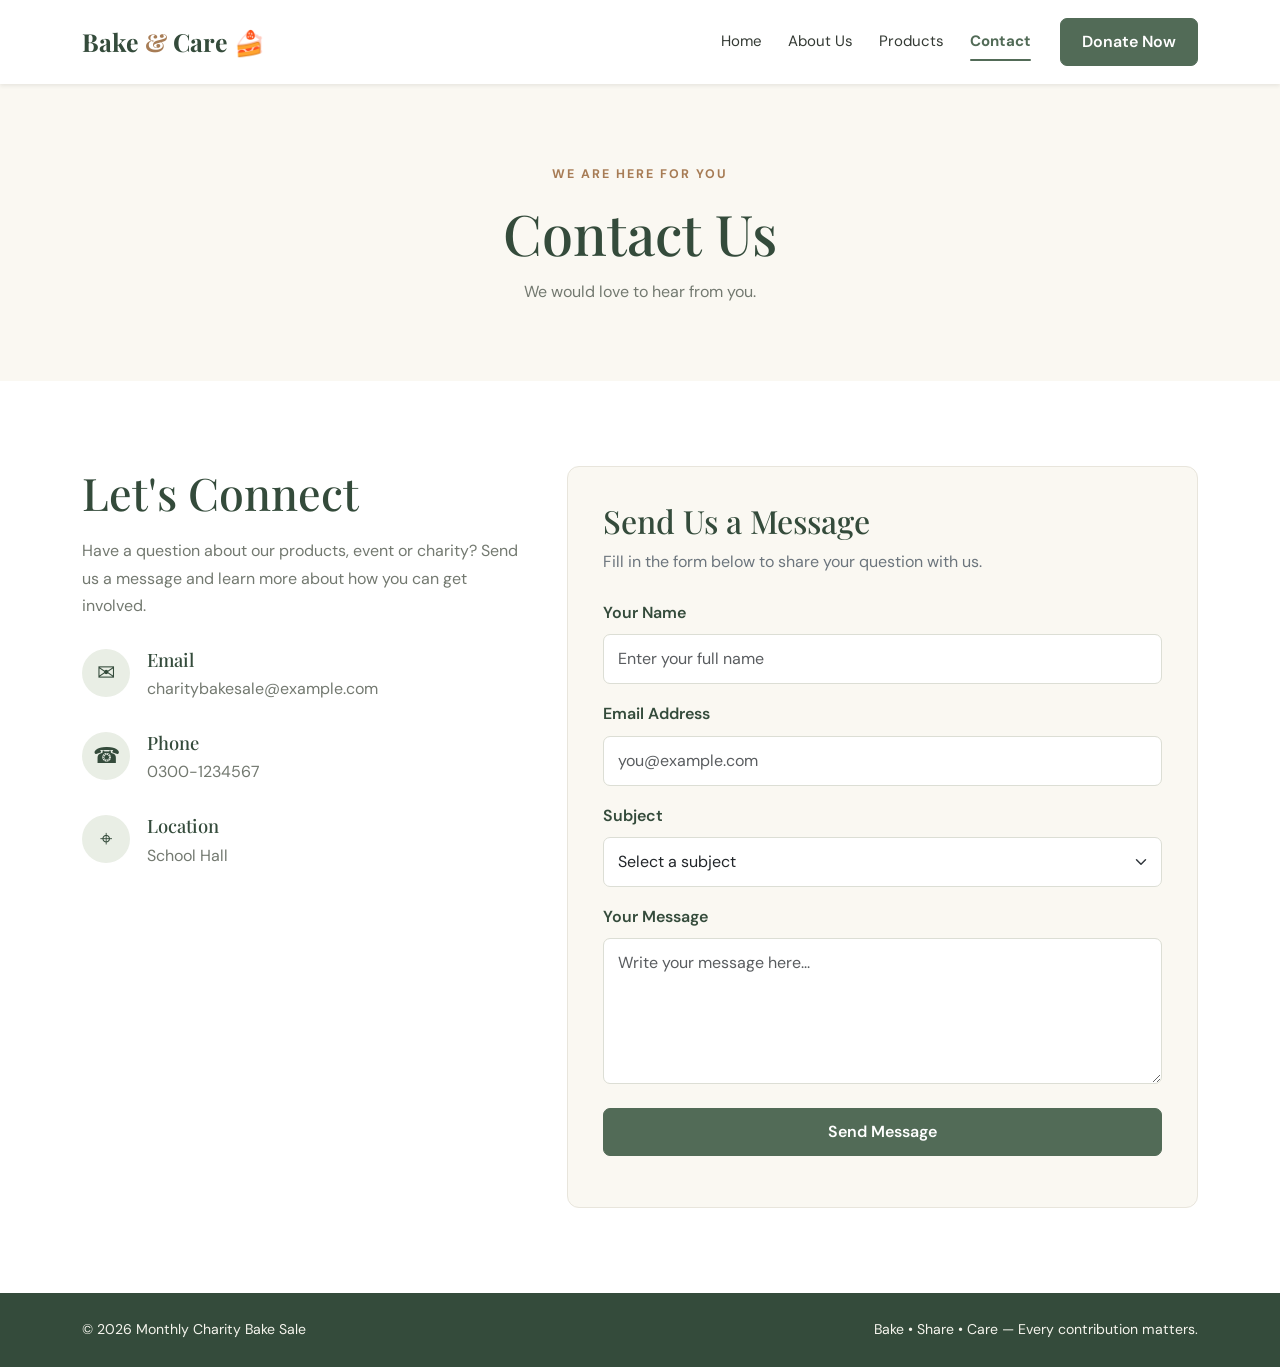
<file: contact.html>
<!DOCTYPE html>
<html lang="en">
<head>
    <meta charset="UTF-8">
    <meta name="viewport" content="width=device-width, initial-scale=1.0">
    <title>Contact Us | Bake & Care</title>
    <link href="https://cdn.jsdelivr.net/npm/bootstrap@5.3.3/dist/css/bootstrap.min.css" rel="stylesheet">
    <link rel="stylesheet" href="style.css">
</head>
<body>

<nav class="navbar navbar-expand-lg navbar-light bg-white sticky-top shadow-sm">
    <div class="container">
        <a class="navbar-brand" href="index.html">Bake <span>&</span> Care 🍰</a>
        <button class="navbar-toggler" type="button" data-bs-toggle="collapse" data-bs-target="#navMenu">
            <span class="navbar-toggler-icon"></span>
        </button>
        <div class="collapse navbar-collapse" id="navMenu">
            <ul class="navbar-nav ms-auto align-items-lg-center">
                <li class="nav-item"><a class="nav-link" href="index.html">Home</a></li>
                <li class="nav-item"><a class="nav-link" href="about.html">About Us</a></li>
                <li class="nav-item"><a class="nav-link" href="products.html">Products</a></li>
                <li class="nav-item"><a class="nav-link active" href="contact.html">Contact</a></li>
                <li class="nav-item"><a class="btn btn-main ms-lg-3" href="donation.html">Donate Now</a></li>
            </ul>
        </div>
    </div>
</nav>

<section class="page-banner">
    <div class="container text-center">
        <span class="eyebrow">WE ARE HERE FOR YOU</span>
        <h1>Contact Us</h1>
        <p>We would love to hear from you.</p>
    </div>
</section>

<section class="section-padding">
    <div class="container">
        <div class="row g-5">
            <div class="col-lg-5">
                <h2 class="section-title text-start">Let's Connect</h2>
                <p class="body-text">Have a question about our products, event or charity? Send us a message and learn more about how you can get involved.</p>

                <div class="contact-detail">
                    <span class="detail-icon">✉</span>
                    <div>
                        <h3>Email</h3>
                        <a href="mailto:charitybakesale@example.com">charitybakesale@example.com</a>
                    </div>
                </div>

                <div class="contact-detail">
                    <span class="detail-icon">☎</span>
                    <div>
                        <h3>Phone</h3>
                        <a href="tel:03001234567">0300-1234567</a>
                    </div>
                </div>

                <div class="contact-detail">
                    <span class="detail-icon">⌖</span>
                    <div>
                        <h3>Location</h3>
                        <p>School Hall</p>
                    </div>
                </div>
            </div>

            <div class="col-lg-7">
                <div class="form-card">
                    <h2>Send Us a Message</h2>
                    <p class="text-secondary mb-4">Fill in the form below to share your question with us.</p>

                    <form id="contactForm">
                        <div class="mb-3">
                            <label for="name" class="form-label">Your Name</label>
                            <input type="text" class="form-control" id="name" name="name" placeholder="Enter your full name" required>
                        </div>

                        <div class="mb-3">
                            <label for="email" class="form-label">Email Address</label>
                            <input type="email" class="form-control" id="email" name="email" placeholder="you@example.com" required>
                        </div>

                        <div class="mb-3">
                            <label for="subject" class="form-label">Subject</label>
                            <select class="form-select" id="subject" name="subject" required>
                                <option value="" selected disabled>Select a subject</option>
                                <option>Product Inquiry</option>
                                <option>Event Information</option>
                                <option>Donation</option>
                                <option>Volunteer Opportunity</option>
                                <option>Other</option>
                            </select>
                        </div>

                        <div class="mb-4">
                            <label for="message" class="form-label">Your Message</label>
                            <textarea class="form-control" id="message" name="message" rows="5" placeholder="Write your message here..." required></textarea>
                        </div>

                        <button type="submit" class="btn btn-main w-100">Send Message</button>
                        <div id="contactFeedback" class="mt-3" aria-live="polite"></div>
                    </form>
                </div>
            </div>
        </div>
    </div>
</section>

<footer class="footer">
    <div class="container d-flex flex-column flex-md-row justify-content-between gap-2">
        <span>© 2026 Monthly Charity Bake Sale</span>
        <span>Bake • Share • Care — Every contribution matters.</span>
    </div>
</footer>

<script src="https://cdn.jsdelivr.net/npm/bootstrap@5.3.3/dist/js/bootstrap.bundle.min.js"></script>
<script src="script.js"></script>
</body>
</html>
</file>
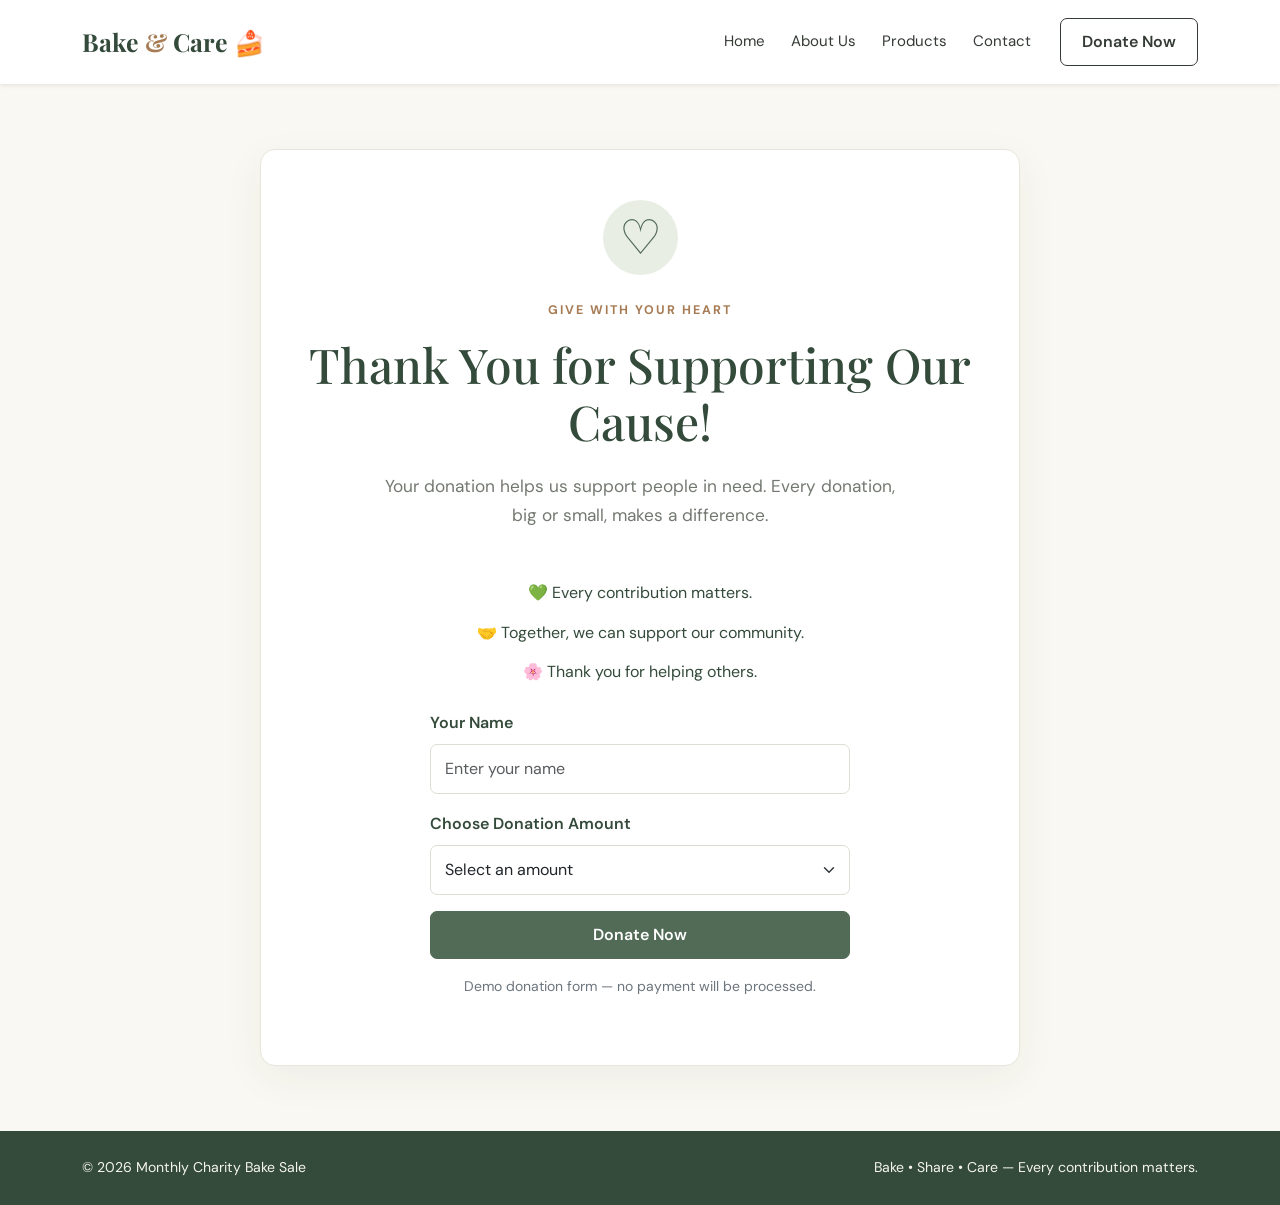
<file: donation.html>
<!DOCTYPE html>
<html lang="en">
<head>
    <meta charset="UTF-8">
    <meta name="viewport" content="width=device-width, initial-scale=1.0">
    <title>Donation | Bake & Care</title>
    <link href="https://cdn.jsdelivr.net/npm/bootstrap@5.3.3/dist/css/bootstrap.min.css" rel="stylesheet">
    <link rel="stylesheet" href="style.css">
</head>
<body>

<nav class="navbar navbar-expand-lg navbar-light bg-white sticky-top shadow-sm">
    <div class="container">
        <a class="navbar-brand" href="index.html">Bake <span>&</span> Care 🍰</a>
        <button class="navbar-toggler" type="button" data-bs-toggle="collapse" data-bs-target="#navMenu">
            <span class="navbar-toggler-icon"></span>
        </button>
        <div class="collapse navbar-collapse" id="navMenu">
            <ul class="navbar-nav ms-auto align-items-lg-center">
                <li class="nav-item"><a class="nav-link" href="index.html">Home</a></li>
                <li class="nav-item"><a class="nav-link" href="about.html">About Us</a></li>
                <li class="nav-item"><a class="nav-link" href="products.html">Products</a></li>
                <li class="nav-item"><a class="nav-link" href="contact.html">Contact</a></li>
                <li class="nav-item"><a class="btn btn-main ms-lg-3 active" href="donation.html">Donate Now</a></li>
            </ul>
        </div>
    </div>
</nav>

<section class="donation-hero">
    <div class="container">
        <div class="donation-panel text-center">
            <div class="donation-heart">♡</div>
            <span class="eyebrow">GIVE WITH YOUR HEART</span>
            <h1>Thank You for Supporting Our Cause!</h1>
            <p class="lead-text mx-auto">Your donation helps us support people in need. Every donation, big or small, makes a difference.</p>

            <div class="donation-points">
                <div>💚 Every contribution matters.</div>
                <div>🤝 Together, we can support our community.</div>
                <div>🌸 Thank you for helping others.</div>
            </div>

            <form id="donationForm" class="donation-form text-start">
                <label for="donorName" class="form-label">Your Name</label>
                <input type="text" id="donorName" class="form-control mb-3" placeholder="Enter your name" required>

                <label for="donationAmount" class="form-label">Choose Donation Amount</label>
                <select id="donationAmount" class="form-select mb-3" required>
                    <option value="" selected disabled>Select an amount</option>
                    <option value="200">Rs. 200</option>
                    <option value="500">Rs. 500</option>
                    <option value="1000">Rs. 1,000</option>
                    <option value="2000">Rs. 2,000</option>
                </select>

                <button type="submit" class="btn btn-main w-100">Donate Now</button>
                <div id="donationFeedback" class="mt-3" aria-live="polite"></div>
            </form>

            <p class="small text-secondary mt-3">Demo donation form — no payment will be processed.</p>
        </div>
    </div>
</section>

<footer class="footer">
    <div class="container d-flex flex-column flex-md-row justify-content-between gap-2">
        <span>© 2026 Monthly Charity Bake Sale</span>
        <span>Bake • Share • Care — Every contribution matters.</span>
    </div>
</footer>

<script src="https://cdn.jsdelivr.net/npm/bootstrap@5.3.3/dist/js/bootstrap.bundle.min.js"></script>
<script src="script.js"></script>
</body>
</html>
</file>
<file: style.css>
@import url('https://fonts.googleapis.com/css2?family=DM+Sans:wght@400;500;600;700&family=Playfair+Display:wght@500;600;700&display=swap');

:root {
    --cream: #faf8f2;
    --white: #ffffff;
    --green: #526b57;
    --dark-green: #344b3b;
    --light-green: #e9eee5;
    --brown: #a77c55;
    --text: #343a34;
    --muted: #737970;
    --border: #e8e5dc;
}

* {
    box-sizing: border-box;
}

body {
    margin: 0;
    font-family: 'DM Sans', sans-serif;
    color: var(--text);
    background: var(--white);
    line-height: 1.7;
}

h1, h2, h3, .navbar-brand {
    font-family: 'Playfair Display', serif;
}

a {
    text-decoration: none;
}

.navbar {
    padding: 16px 0;
}

.navbar-brand {
    font-size: 1.55rem;
    font-weight: 700;
    color: var(--dark-green) !important;
}

.navbar-brand span {
    color: var(--brown);
}

.nav-link {
    color: var(--text);
    font-size: 0.94rem;
    margin: 0 5px;
    transition: color 0.2s;
}

.nav-link:hover,
.nav-link.active {
    color: var(--green) !important;
}

.btn {
    border-radius: 7px;
    padding: 11px 21px;
    font-weight: 600;
    transition: all 0.25s ease;
}

.btn-main {
    background: var(--green);
    color: white;
    border: 1px solid var(--green);
}

.btn-main:hover {
    background: var(--dark-green);
    border-color: var(--dark-green);
    color: white;
    transform: translateY(-2px);
}

.btn-outline-main {
    border: 1px solid var(--green);
    color: var(--green);
    background: transparent;
}

.btn-outline-main:hover {
    background: var(--green);
    color: white;
}

.hero {
    background: var(--cream);
    padding: 85px 0;
    overflow: hidden;
}

.eyebrow {
    display: inline-block;
    color: var(--brown);
    font-size: 0.78rem;
    font-weight: 700;
    letter-spacing: 2px;
    margin-bottom: 15px;
}

.hero h1,
.page-banner h1,
.donation-panel h1 {
    color: var(--dark-green);
    font-size: clamp(2.5rem, 5vw, 4.2rem);
    line-height: 1.18;
    margin-bottom: 22px;
}

.hero h1 span {
    color: var(--brown);
}

.lead-text {
    color: var(--muted);
    font-size: 1.08rem;
    max-width: 510px;
    margin-bottom: 25px;
}

.event-info {
    margin: 25px 0;
}

.event-info p {
    margin-bottom: 8px;
}

.event-info strong {
    color: var(--dark-green);
}

.hero-art {
    position: relative;
    padding: 12px;
}

.hero-image {
    width: 100%;
    height: 460px;
    object-fit: cover;
    border-radius: 180px 180px 15px 15px;
    box-shadow: 0 18px 50px rgba(50, 60, 45, 0.12);
}

.floating-note {
    position: absolute;
    bottom: 35px;
    left: -10px;
    max-width: 270px;
    background: white;
    padding: 16px 22px;
    border-radius: 8px;
    box-shadow: 0 10px 30px rgba(0, 0, 0, 0.1);
    color: var(--dark-green);
    font-weight: 600;
}

.section-padding {
    padding: 85px 0;
}

.section-title {
    color: var(--dark-green);
    font-size: clamp(2rem, 4vw, 2.8rem);
    margin-bottom: 18px;
    text-align: center;
}

.section-intro {
    max-width: 600px;
    margin: 0 auto;
    color: var(--muted);
}

.feature-card {
    height: 100%;
    padding: 35px 24px;
    border: 1px solid var(--border);
    border-radius: 12px;
    background: white;
    transition: transform 0.25s, box-shadow 0.25s;
}

.feature-card:hover {
    transform: translateY(-5px);
    box-shadow: 0 12px 32px rgba(42, 55, 39, 0.08);
}

.feature-icon {
    font-size: 2.4rem;
    margin-bottom: 17px;
}

.feature-card h3 {
    font-size: 1.35rem;
    color: var(--dark-green);
    margin-bottom: 12px;
}

.feature-card p,
.body-text {
    color: var(--muted);
}

.page-banner {
    background: var(--cream);
    padding: 75px 0;
}

.page-banner h1 {
    font-size: clamp(2.5rem, 5vw, 3.5rem);
    margin-bottom: 12px;
}

.page-banner p {
    color: var(--muted);
    margin-bottom: 0;
}

.content-image {
    width: 100%;
    height: 450px;
    object-fit: cover;
    border-radius: 12px;
}

.text-start.section-title {
    text-align: left;
}

.soft-section {
    background: var(--cream);
}

.product-card {
    height: 100%;
    overflow: hidden;
    background: white;
    border: 1px solid var(--border);
    border-radius: 12px;
    transition: transform 0.25s, box-shadow 0.25s;
}

.product-card:hover {
    transform: translateY(-5px);
    box-shadow: 0 12px 30px rgba(40, 50, 35, 0.1);
}

.product-card > img {
    width: 100%;
    height: 215px;
    object-fit: cover;
}

.product-body {
    padding: 21px;
}

.product-body h3 {
    color: var(--dark-green);
    font-size: 1.3rem;
    margin-bottom: 10px;
}

.product-description {
    color: var(--muted);
    font-size: 0.91rem;
    min-height: 52px;
}

.product-bottom {
    display: flex;
    flex-direction: column;
    align-items: flex-start;
    gap: 12px;
    margin-top: 18px;
}

.price {
    color: var(--green);
    font-weight: 700;
    font-size: 1.15rem;
}

.charity-note {
    background: var(--cream);
    padding: 40px 20px;
    border-radius: 12px;
}

.charity-note h3 {
    color: var(--dark-green);
    font-size: 1.8rem;
}

.charity-note p {
    color: var(--muted);
}

.modal-content {
    border: 0;
    border-radius: 12px;
}

.modal-header,
.modal-footer {
    border-color: var(--border);
}

.cart-line {
    display: flex;
    justify-content: space-between;
    align-items: center;
    gap: 10px;
    padding: 12px 0;
    border-bottom: 1px solid var(--border);
}

.cart-line:last-child {
    border-bottom: 0;
}

.form-card {
    padding: 35px;
    background: var(--cream);
    border: 1px solid var(--border);
    border-radius: 12px;
}

.form-card h2 {
    color: var(--dark-green);
    font-size: 2rem;
}

.form-label {
    color: var(--dark-green);
    font-weight: 600;
}

.form-control,
.form-select {
    border: 1px solid #dcded5;
    border-radius: 7px;
    padding: 12px 14px;
    background-color: white;
}

.form-control:focus,
.form-select:focus {
    border-color: var(--green);
    box-shadow: 0 0 0 0.2rem rgba(82, 107, 87, 0.13);
}

.contact-detail {
    display: flex;
    align-items: flex-start;
    gap: 17px;
    margin-top: 30px;
}

.detail-icon {
    display: flex;
    justify-content: center;
    align-items: center;
    width: 48px;
    height: 48px;
    flex-shrink: 0;
    border-radius: 50%;
    background: var(--light-green);
    color: var(--dark-green);
    font-size: 1.35rem;
}

.contact-detail h3 {
    font-size: 1.15rem;
    color: var(--dark-green);
    margin-bottom: 4px;
}

.contact-detail p,
.contact-detail a {
    color: var(--muted);
    margin-bottom: 0;
    overflow-wrap: anywhere;
}

.contact-detail a:hover {
    color: var(--green);
}

.donation-hero {
    background: var(--cream);
    padding: 65px 0;
    min-height: 75vh;
}

.donation-panel {
    max-width: 760px;
    margin: 0 auto;
    padding: 50px 40px;
    background: white;
    border: 1px solid var(--border);
    border-radius: 15px;
    box-shadow: 0 12px 40px rgba(40, 50, 35, 0.06);
}

.donation-heart {
    width: 75px;
    height: 75px;
    display: flex;
    justify-content: center;
    align-items: center;
    margin: 0 auto 20px;
    border-radius: 50%;
    background: var(--light-green);
    color: var(--green);
    font-size: 3rem;
}

.donation-panel h1 {
    font-size: clamp(2rem, 4vw, 3rem);
}

.donation-points {
    display: grid;
    gap: 12px;
    padding: 24px 0;
    color: var(--dark-green);
}

.donation-form {
    max-width: 420px;
    margin: 0 auto;
}

.footer {
    padding: 25px 0;
    background: var(--dark-green);
    color: #f5f4ed;
    font-size: 0.88rem;
}

#contactFeedback,
#donationFeedback {
    font-size: 0.93rem;
}

@media (max-width: 991px) {
    .navbar-nav {
        padding-top: 15px;
        align-items: flex-start !important;
    }

    .navbar-nav .btn {
        margin: 10px 0;
    }

    .hero {
        padding: 55px 0;
    }

    .hero-image {
        height: 370px;
    }

    .section-padding {
        padding: 60px 0;
    }

    .content-image {
        height: 350px;
    }
}

@media (max-width: 575px) {
    .hero h1 {
        font-size: 2.6rem;
    }

    .hero-image {
        height: 310px;
        border-radius: 120px 120px 12px 12px;
    }

    .floating-note {
        left: 0;
        bottom: 20px;
        font-size: 0.85rem;
    }

    .form-card {
        padding: 24px 18px;
    }

    .donation-panel {
        padding: 35px 20px;
    }

    .product-card > img {
        height: 230px;
    }

    .footer {
        text-align: center;
    }
}

/* Active page navigation highlight */
.navbar .nav-link {
    position: relative;
    transition: color 0.3s ease;
}

.navbar .nav-link.active {
    color: #526b57 !important;
    font-weight: 700;
}

.navbar .nav-link.active::after {
    content: "";
    position: absolute;
    left: 8px;
    right: 8px;
    bottom: 2px;
    height: 2px;
    background-color: #526b57;
    border-radius: 2px;
}

@media (max-width: 991px) {
    .navbar .nav-link.active::after {
        left: 0;
        right: auto;
        width: 35px;
        bottom: 0;
    }
}
</file>
